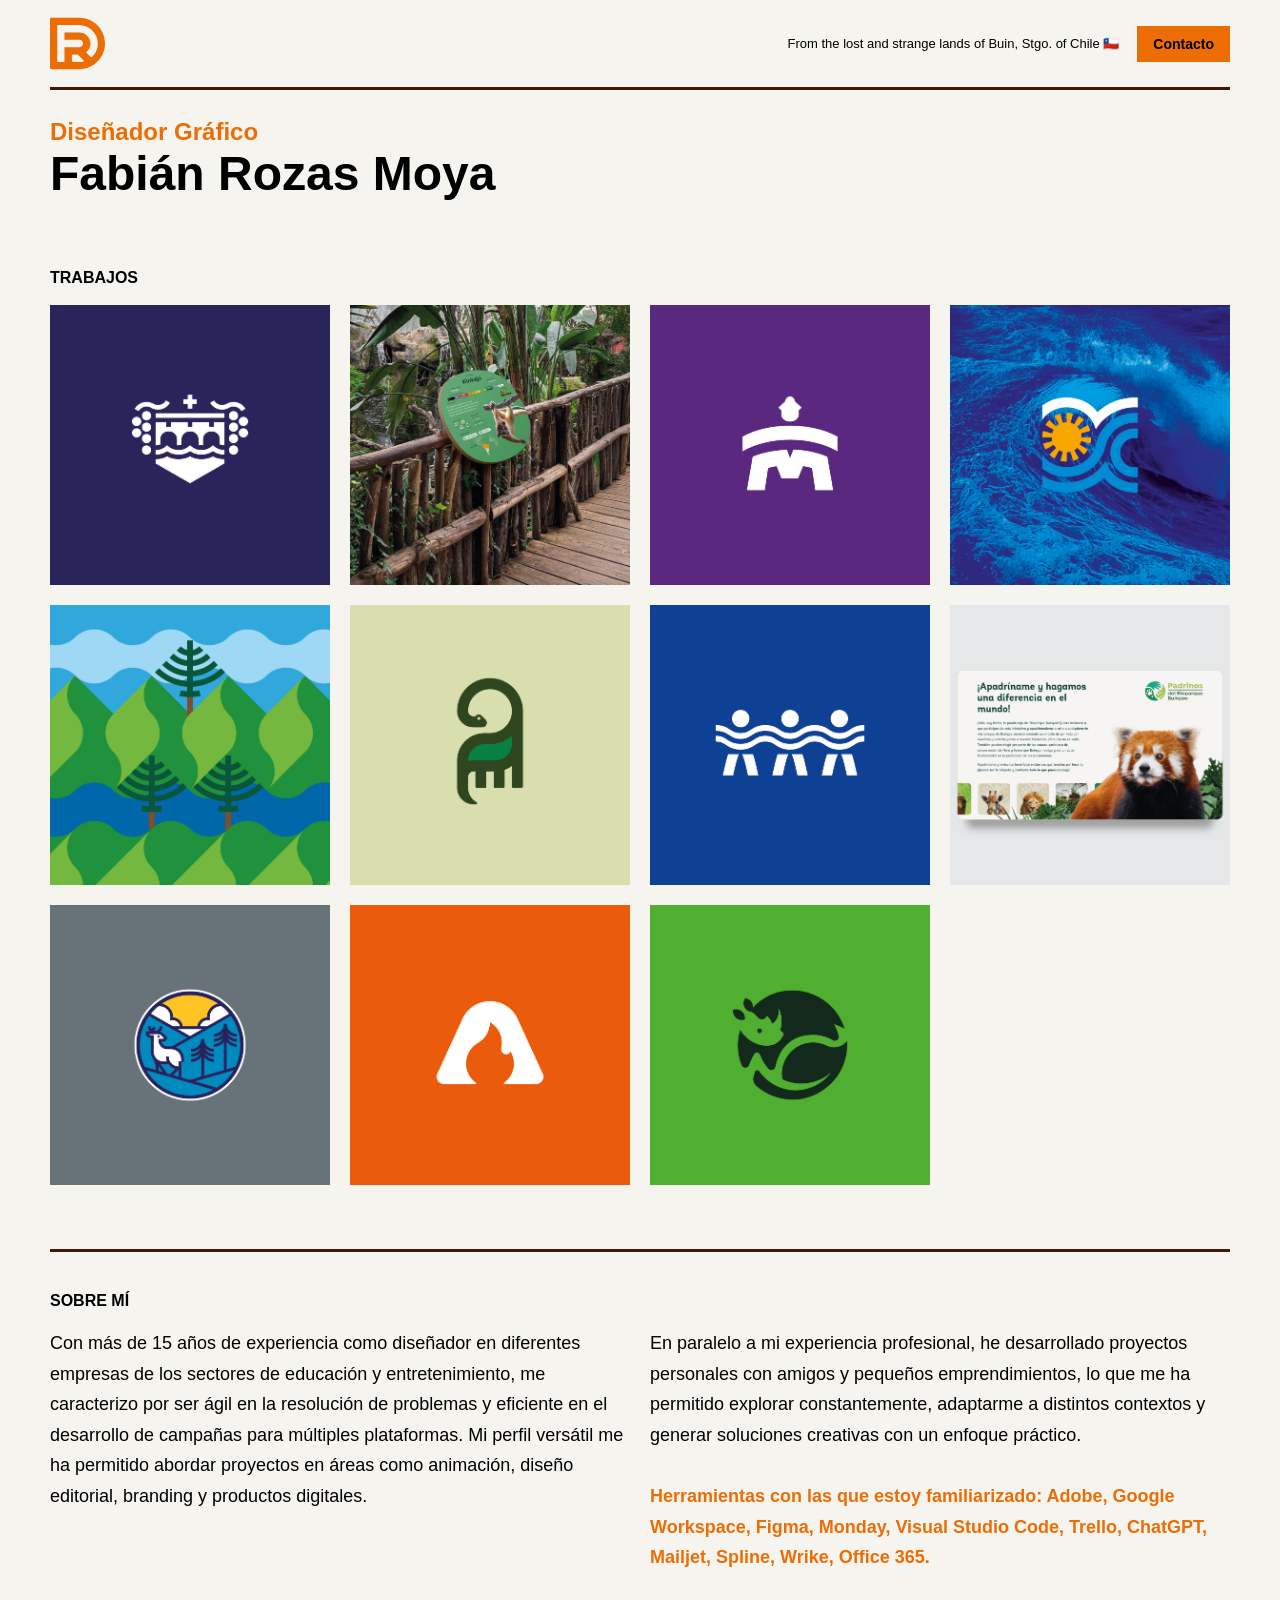
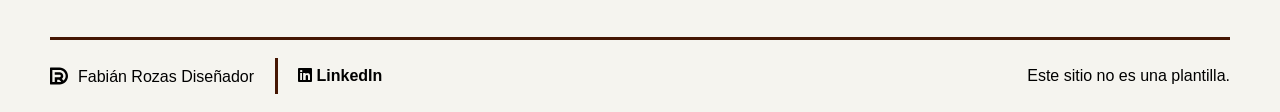
<file: index.html>
<html lang="es">
<head>
  <meta charset="UTF-8" />
  <meta name="viewport" content="width=device-width, initial-scale=1.0" />
  <title>Fabián Rozas - Diseñador</title>
<link rel="icon" type="fav.svg" href="img/fav.svg">
<link rel="stylesheet" href="https://cdnjs.cloudflare.com/ajax/libs/font-awesome/6.5.0/css/all.min.css">
  <link rel="stylesheet" href="style.css" />
</head>

<body class="body-container">
  <!-- HEADER -->
  <header class="header container">
    <div class="header-inner">
      <a href="index.html">
        <div class="logo">
  <svg xmlns="http://www.w3.org/2000/svg" viewBox="0 0 800 800" style="width:55px;">
    <defs>
      <style>.st0 { fill: currentColor; stroke: currentColor; stroke-miterlimit: 10; }</style>
    </defs>
    <path class="st0" d="M19.95,772.76h407.29c205.6,0,372.86-167.32,372.76-372.95-.1-204.92-171.06-372.57-375.98-372.57H19.95C8.93,27.24,0,36.17,0,47.19v705.62c0,11.02,8.93,19.95,19.95,19.95ZM491.47,661.31c-20.58,5.04-42.09,7.73-64.22,7.73h-102.04c-3.45,0-6.25-2.8-6.25-6.25v-95.12c0-3.45,2.8-6.25,6.25-6.25h77.17c1.66,0,3.25.66,4.42,1.83l87.57,87.57c3.43,3.43,1.82,9.33-2.89,10.49ZM103.73,137.21c0-3.45,2.8-6.24,6.25-6.24h314.29c148.17,0,272.2,121.22,272.01,269.38-.1,80.08-35.21,151.95-90.82,201.17-2.45,2.17-6.18,2.02-8.5-.3-13.01-13.01-53.32-53.32-67.42-67.42-2.6-2.6-2.38-6.85.46-9.19,36.74-30.32,59.85-76.57,58.73-128.19-1.9-86.85-76.81-157.85-163.69-157.85,0,0-213.69,0-213.69,0v107.61h214.69c30.16,0,55.58,24.68,55.01,54.84-.55,29.23-24.41,52.76-53.77,52.77,0,0-215.93,0-215.93,0v208.98c0,3.45-2.8,6.25-6.25,6.25h-95.12c-3.45,0-6.25-2.78-6.25-6.23V137.21Z"/>
  </svg>
</div>
      </a>
      <p class="location">From the lost and strange lands of <a href="https://maps.app.goo.gl/gacgxdvNMisrC7eH9">Buin</a>, Stgo. of Chile 🇨🇱</p>
      <a href="https://wa.me/qr/6H3SVH5NXEW7H1"><button class="btn">Contacto</button></a>
    </div>
  </header>

  <!-- HERO -->
    <section class="container">
    <div class="hero-left">
      <h2>Diseñador Gráfico</h2>
      <h1>Fabián Rozas Moya</h1>
    </div>
  </section>

  <!-- PROYECTOS -->
  <main class="container">
    <h4>Trabajos</h4>
    <section id="proyectos" class="grid"></section>
  </main>

    <!-- BIO -->
  <div class="container"><h4>Sobre mí</h4></div>
  <section class="bio container">
    <div class="bio-col">
      <p>
        Con más de 15 años de experiencia como diseñador en diferentes empresas de los sectores de educación y entretenimiento, me caracterizo por ser ágil en la resolución de problemas y eficiente en el desarrollo de campañas para múltiples plataformas. Mi perfil versátil me ha permitido abordar proyectos en áreas como animación, diseño editorial, branding y productos digitales.</p><br>
    </div>

    <div class="bio-col">
      <p>
       En paralelo a mi experiencia profesional, he desarrollado proyectos personales con amigos y pequeños emprendimientos, lo que me ha permitido explorar constantemente, adaptarme a distintos contextos y generar soluciones creativas con un enfoque práctico.</p>
      <p class="tools"><br>
        <strong>Herramientas con las que estoy familiarizado: Adobe, Google Workspace, Figma, Monday, Visual Studio Code, Trello, ChatGPT, Mailjet, Spline, Wrike, Office 365.</strong></p>
      </p>
    </div>
  </section>

    <!-- FOOTER -->
<footer class="footer container">
  <div class="footer-left">
    <div class="logo-footer"><img src="img/logo-frd.svg" alt="Logotipo FRD"></div>
    <span class="name">Fabián Rozas Diseñador</span>
  </div>

  <div class="divider"></div>

  <div class="footer-center"><strong>
  <a href="https://www.linkedin.com/in/fabianrozas/" target="_blank">
    <i class="fa-brands fa-linkedin"></i> LinkedIn</a></strong>
  </div>

  <div class="footer-right">
    <span>Este sitio no es una plantilla.</span>
  </div>
</footer>


  <!-- JS -->
  <script src="app.js"></script>
</body>
</html>
</file>
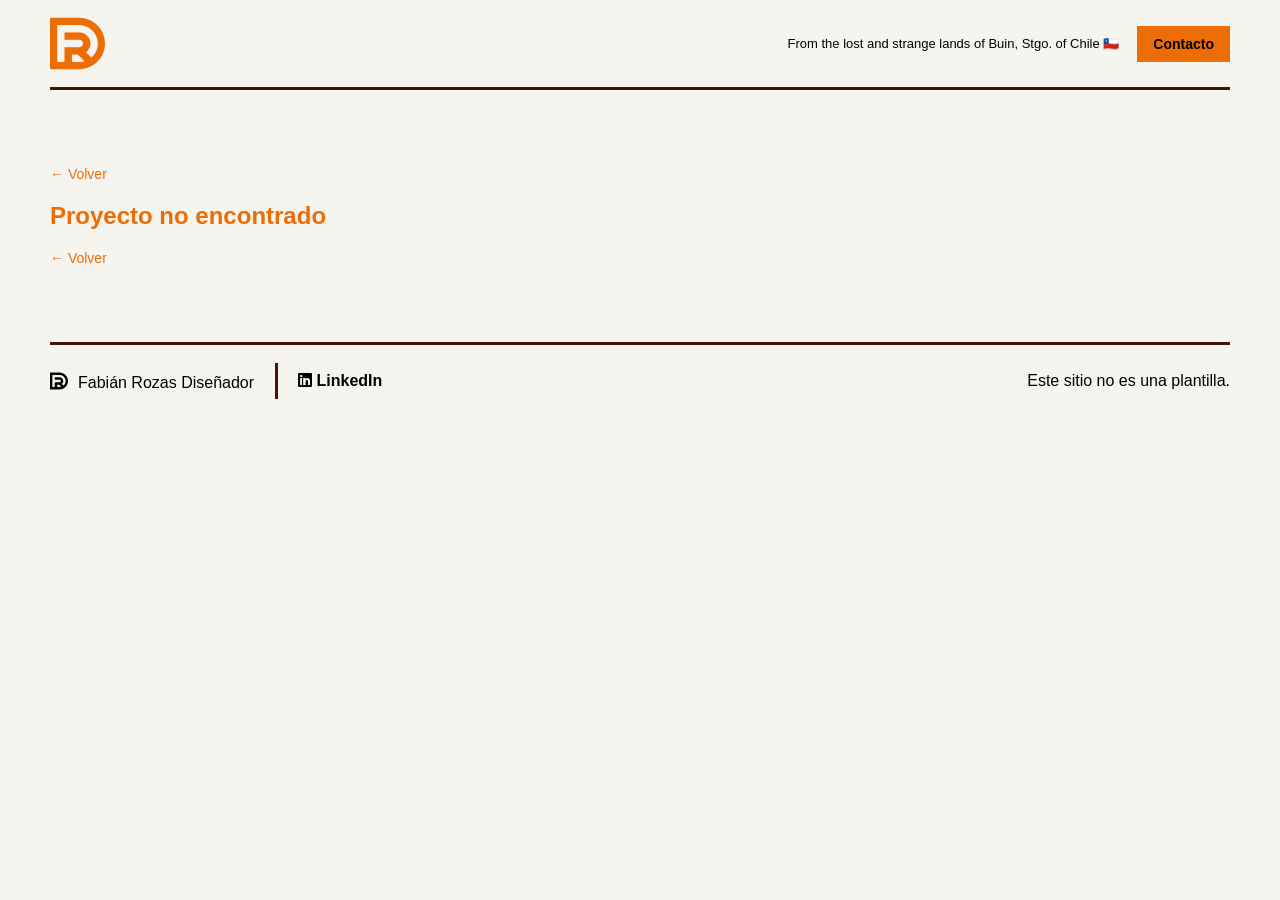
<file: proyecto.html>
<html lang="es">
<head>
  <meta charset="UTF-8" />
  <meta name="viewport" content="width=device-width, initial-scale=1.0" />
  <title>Fabián Rozas - Diseñador</title>
<link rel="icon" type="fav.svg" href="img/fav.svg">
<link rel="stylesheet" href="https://cdnjs.cloudflare.com/ajax/libs/font-awesome/6.5.0/css/all.min.css">
  <link rel="stylesheet" href="style.css" />
</head>

<body class="body-container">
  <!-- HEADER -->
 <header class="header container">
    <div class="header-inner">
      <a href="index.html">
        <div class="logo">
  <svg xmlns="http://www.w3.org/2000/svg" viewBox="0 0 800 800" style="width:55px;">
    <defs>
      <style>.st0 { fill: currentColor; stroke: currentColor; stroke-miterlimit: 10; }</style>
    </defs>
    <path class="st0" d="M19.95,772.76h407.29c205.6,0,372.86-167.32,372.76-372.95-.1-204.92-171.06-372.57-375.98-372.57H19.95C8.93,27.24,0,36.17,0,47.19v705.62c0,11.02,8.93,19.95,19.95,19.95ZM491.47,661.31c-20.58,5.04-42.09,7.73-64.22,7.73h-102.04c-3.45,0-6.25-2.8-6.25-6.25v-95.12c0-3.45,2.8-6.25,6.25-6.25h77.17c1.66,0,3.25.66,4.42,1.83l87.57,87.57c3.43,3.43,1.82,9.33-2.89,10.49ZM103.73,137.21c0-3.45,2.8-6.24,6.25-6.24h314.29c148.17,0,272.2,121.22,272.01,269.38-.1,80.08-35.21,151.95-90.82,201.17-2.45,2.17-6.18,2.02-8.5-.3-13.01-13.01-53.32-53.32-67.42-67.42-2.6-2.6-2.38-6.85.46-9.19,36.74-30.32,59.85-76.57,58.73-128.19-1.9-86.85-76.81-157.85-163.69-157.85,0,0-213.69,0-213.69,0v107.61h214.69c30.16,0,55.58,24.68,55.01,54.84-.55,29.23-24.41,52.76-53.77,52.77,0,0-215.93,0-215.93,0v208.98c0,3.45-2.8,6.25-6.25,6.25h-95.12c-3.45,0-6.25-2.78-6.25-6.23V137.21Z"/>
  </svg>
</div>
      </a>
      <p class="location">From the lost and strange lands of Buin, Stgo. of Chile 🇨🇱</p>
      <a href="https://wa.me/qr/6H3SVH5NXEW7H1"><button class="btn">Contacto</button></a>
    </div>
  </header>

<!-- DETALLE PROYETCO -->
  <section class="hero container">
    <div class="hero-left">
      <a href="index.html" class="back-btn">← Volver</a>
     <main id="detalle"></main>
     <a href="index.html" class="back-btn">← Volver</a>
    </div>
  </section>
 
  </div>

  <script src="detalle.js"></script>
  
<!-- FOOTER -->
<footer class="footer container">
  <div class="footer-left">
    <div class="logo-footer"><img src="img/logo-frd.svg" alt="Logotipo FRD"></div>
    <span class="name">Fabián Rozas Diseñador</span>
  </div>

  <div class="divider"></div>

  <div class="footer-center"><strong>
  <a href="https://www.linkedin.com/in/fabianrozas/" target="_blank">
    <i class="fa-brands fa-linkedin"></i> LinkedIn</a></strong>
  </div>

  <div class="footer-right">
    <span>Este sitio no es una plantilla.</span>
  </div>
</footer>

  <!-- JS -->
  <script src="app.js"></script>
</body>
</html>
</file>
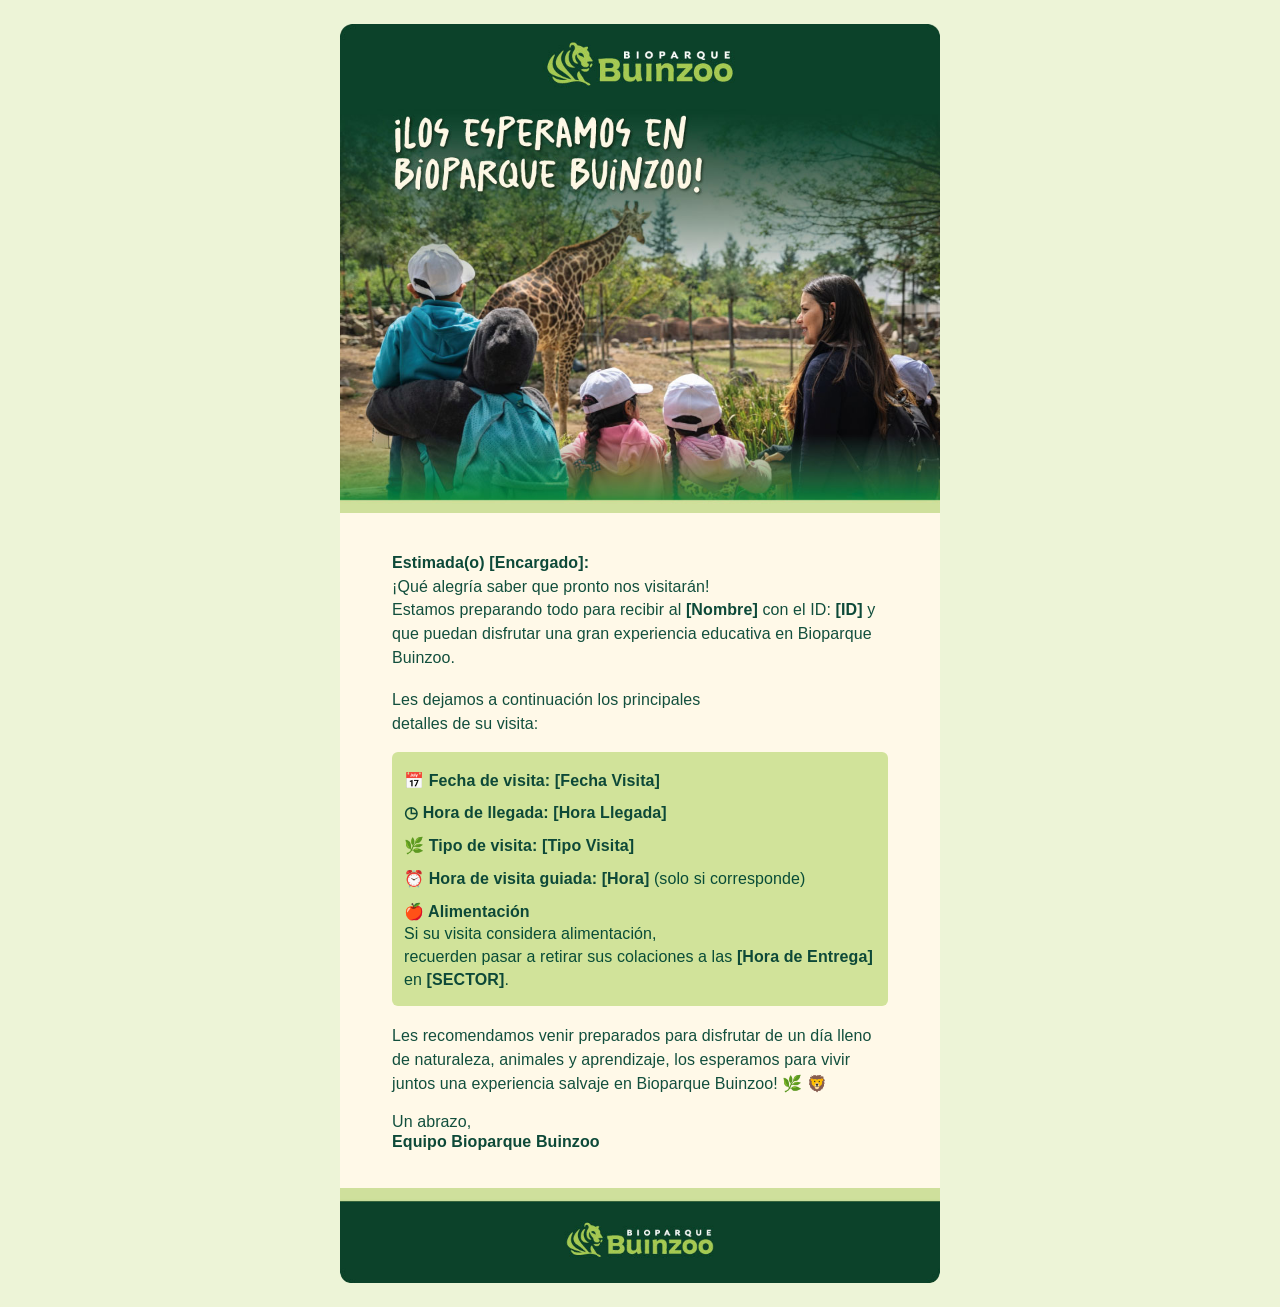
<file: mail_educacion/mailing_educacion.html>
<!DOCTYPE html>
<html lang="es" xmlns="http://www.w3.org/1999/xhtml">
<head>
  <meta http-equiv="Content-Type" content="text/html; charset=UTF-8">
  <meta name="viewport" content="width=device-width, initial-scale=1.0">
  <meta http-equiv="X-UA-Compatible" content="IE=edge">
  <meta name="x-apple-disable-message-reformatting">
  <meta name="format-detection" content="telephone=no, date=no, address=no, email=no, url=no">
  <title>Confirmación de visita · Bioparque Buinzoo</title>

  <!--[if mso]>
  <style type="text/css">
    table, td, div, p, a, span { font-family: Arial, Helvetica, sans-serif !important; }
  </style>
  <![endif]-->

  <style>
    html, body {
      margin: 0 !important;
      padding: 0 !important;
      width: 100% !important;
      min-width: 100% !important;
      background-color: #edf4d7;
    }

    body {
      -webkit-text-size-adjust: 100%;
      -ms-text-size-adjust: 100%;
      font-family: Arial, Helvetica, sans-serif;
    }

    table {
      border-spacing: 0;
      border-collapse: collapse;
      mso-table-lspace: 0pt;
      mso-table-rspace: 0pt;
    }

    td {
      padding: 0;
      border-collapse: collapse;
      mso-line-height-rule: exactly;
    }

    img {
      border: 0;
      outline: none;
      text-decoration: none;
      -ms-interpolation-mode: bicubic;
      display: block;
      height: auto;
      line-height: 100%;
    }

    a {
      text-decoration: none;
    }

    p {
      margin: 0;
    }

    .email-wrapper {
      width: 100%;
      background-color: #edf4d7;
    }

    .email-container {
      width: 600px;
      max-width: 600px;
    }

    .hero {
      height: 489px;
      border-radius: 10px 10px 0 0;
    }

    .content {
      background-color: #fff9e8;
      padding: 38px 52px 36px 52px;
    }

    .content-text {
      color: #124f3d;
      font-size: 16px;
      line-height: 1.48;
      letter-spacing: 0.1px;
    }

    .content-text strong {
      color: #0d4938;
      font-weight: 700;
    }

    .intro {
      margin-bottom: 19px;
    }

    .details {
      width: 100%;
      background-color: #d1e39a;
      border-radius: 6px;
      margin: 16px 0 18px 0;
    }

    .details td {
      padding: 18px 12px 15px 12px;
    }

    .detail {
      color: #084c37;
      font-size: 16px;
      line-height: 1.42;
      margin-bottom: 10px;
    }

    .detail:last-child {
      margin-bottom: 0;
    }

    .detail-title {
      font-weight: 700;
    }

    .closing {
      margin-top: 18px;
    }

    .signature {
      margin-top: 17px;
      line-height: 1.25;
    }

    .footer {
      height: 95px;
      border-radius: 0 0 10px 10px;
    }

    /* Mobile */
    @media screen and (max-width: 620px) {
      .email-container {
        width: 100% !important;
        max-width: 100% !important;
      }

      .content {
        padding: 30px 24px 32px 24px !important;
      }

      .hero {
        height: 300px !important;
      }

      .footer {
        height: 70px !important;
      }

      .content-text,
      .detail {
        font-size: 16px !important;
        line-height: 1.48 !important;
      }
    }

    @media screen and (max-width: 420px) {
      .content {
        padding: 26px 20px 28px 20px !important;
      }

      .hero {
        height: 230px !important;
      }

      .footer {
        height: 60px !important;
      }

      .details td {
        padding: 16px 11px 14px 11px !important;
      }
    }
  </style>
</head>

<body>
  <div style="display:none;max-height:0;overflow:hidden;opacity:0;color:transparent;mso-hide:all;">
    Información y detalles de su próxima visita a Bioparque Buinzoo.
  </div>

  <table role="presentation" width="100%" cellpadding="0" cellspacing="0" border="0" class="email-wrapper">
    <tr>
      <td align="center" style="padding: 24px 10px;">

        <!--[if mso]>
        <table role="presentation" width="600" cellpadding="0" cellspacing="0" border="0">
          <tr><td>
        <![endif]-->

        <table role="presentation" cellpadding="0" cellspacing="0" border="0"
               width="600" class="email-container"
               style="width:600px;max-width:600px;border-radius:10px;overflow:hidden;">

        
          <tr>
            <td class="hero" style>
              <img src="header.jpg"
                   width="600"
                   alt=""
                   style="width:600px;height:489px;object-fit:cover;display:block;">
            </td>
          </tr>

          <tr>
            <td class="content"
                style="background-color:#fff9e8;padding:38px 52px 36px 52px;">

              <div class="content-text"
                   style="font-family:Arial,Helvetica,sans-serif;color:#124f3d;font-size:16px;line-height:1.48;">

                <p class="intro" style="margin:0 0 19px 0;">
                  <strong>Estimada(o) [Encargado]:</strong><br>
                  ¡Qué alegría saber que pronto nos visitarán!<br>
                  Estamos preparando todo para recibir al
                  <strong>[Nombre]</strong> con el ID:
                  <strong>[ID]</strong> y que puedan disfrutar
                  una gran experiencia educativa en Bioparque
                  Buinzoo.
                </p>

                <p style="margin:0;">
                  Les dejamos a continuación los principales<br>
                  detalles de su visita:
                </p>

                <table role="presentation" width="100%" cellpadding="0" cellspacing="0" border="0"
                       class="details"
                       style="width:100%;background-color:#d1e39a;border-radius:6px;margin:16px 0 18px 0;">
                  <tr>
                    <td style="padding:18px 12px 15px 12px;">

                      <div class="detail"
                           style="font-family:Arial,Helvetica,sans-serif;color:#084c37;font-size:16px;line-height:1.42;margin-bottom:10px;">
                        <strong>📅 Fecha de visita: [Fecha Visita]</strong>
                      </div>

                      <div class="detail"
                           style="font-family:Arial,Helvetica,sans-serif;color:#084c37;font-size:16px;line-height:1.42;margin-bottom:10px;">
                        <strong>◷ Hora de llegada: [Hora Llegada]</strong>
                      </div>

                      <div class="detail"
                           style="font-family:Arial,Helvetica,sans-serif;color:#084c37;font-size:16px;line-height:1.42;margin-bottom:10px;">
                        <strong>🌿 Tipo de visita: [Tipo Visita]</strong>
                      </div>

                      <div class="detail"
                           style="font-family:Arial,Helvetica,sans-serif;color:#084c37;font-size:16px;line-height:1.42;margin-bottom:10px;">
                        <strong>⏰ Hora de visita guiada: [Hora]</strong>
                        <span> (solo si corresponde)</span>
                      </div>

                      <div class="detail"
                           style="font-family:Arial,Helvetica,sans-serif;color:#084c37;font-size:16px;line-height:1.42;margin-bottom:0;">
                        <strong>🍎 Alimentación</strong><br>
                        Si su visita considera alimentación,<br>
                        recuerden pasar a retirar sus colaciones a
                        las <strong>[Hora de Entrega]</strong> en
                        <strong>[SECTOR]</strong>.
                      </div>

                    </td>
                  </tr>
                </table>

                <p class="closing"
                   style="margin:18px 0 0 0;">
                  Les recomendamos venir preparados para
                  disfrutar de un día lleno de naturaleza,
                  animales y aprendizaje, los esperamos para
                  vivir juntos una experiencia salvaje en
                  Bioparque Buinzoo! 🌿 🦁
                </p>

                <p class="signature"
                   style="margin:17px 0 0 0;">
                  Un abrazo,<br>
                  <strong>Equipo Bioparque Buinzoo</strong>
                </p>

              </div>
            </td>
          </tr>

          <tr>
            <td class="footer"
                style=>
            
              <img src="footer.jpg"
                   width="600"
                   alt=""
                   style="width:600px;height:95px;object-fit:cover;display:block;">

            </td>
          </tr>

        </table>

        <!--[if mso]>
          </td></tr>
        </table>
        <![endif]-->

      </td>
    </tr>
  </table>
</body>
</html>
</file>
<file: style.css>
:root {
  --bg: #F5F4EF;
  --accent: #ed6d05;
  --text: #000;
  --muted: #fdde8a; 
  --line: 3px solid #451603;
  --padding-box: 0px 0px 64px 0px;
  
}

* {
    margin: 0;
    padding: 0;
    box-sizing: border-box;
    text-decoration: none;
}

a {
  color:var(--text);
}

h4 {
  padding: 40px 0 18px 0;
  text-transform: uppercase;
}

body {
  font-family: "Helvetica Neue", Helvetica, Arial, sans-serif;
  background-color:var(--bg);
}

.body-container {
  padding: 0 50px;
}

.header {
  padding: 16px 0;
  border-bottom: var(--line);
}

.logo svg {
  color:var(--accent);
}

.header-inner {
  display: grid;
  grid-template-columns: auto 1fr auto;
  align-items: center;
  align-content: center;
}

.location {
  text-align: right;
  padding: 0 18;
  font-size: 13px;
  color: var(--text);
}

.container {
 max-width: 1240px;
 margin: auto;
 
}

img {
  max-width: 100%;
  height: auto;
}

.hero {
  display: grid;
  grid-template-columns: 1fr auto;
  align-items: center;
  padding: 28px 0 28px;
  align-items: end;
}

.hero-left {
  align-items: center;
  padding: 28px 0 28px;
  align-items: end;
}

.hero-left h1 {
  color:var(--text);
  font-size: 3rem;
  margin: 0;
}

.hero-left h2 {
  color:var(--accent);
  
}

.hero p {
  margin-bottom: 16px;
  font-size: 18px;
  line-height: 1.7;
  font-weight: 500;
  color: var(--text);
}

.btn {
  color: black;
  background: var(--accent);
  border: none;
  padding: 10px 16px;
  font-weight: 900;
  font-size: 14px;
  cursor: pointer;
  align-self: flex-start;
}
  
.grid {
  display: grid;
  grid-template-columns: repeat(auto-fit, minmax(280px, 1fr));
  gap: 20px;
  padding: var(--padding-box);
  border-bottom: var(--line);
}

.card {
  overflow: hidden;
  cursor: pointer;
  transition: 0.3s ease;
  position: relative;
}

.card-img-wrapper {
  position: relative;
  overflow: hidden;
  aspect-ratio: 1 / 1;
}

.card img {
  width: 100%;
  height: 100%;
  display: block;
  object-fit: cover;
  transition: transform 0.4s ease;
}

.card-overlay {
  position: absolute;
  inset: 0;
  background-color: var(--accent);
  display: flex;
  flex-direction: column;
  justify-content: flex-end;
  padding: 24px 20px;
  opacity: 0;
  transition: opacity 0.35s ease;
}

.card-overlay h3 {
  color: var(--text);
  font-size: 1.2rem;
  margin: 0 0 6px;
  line-height: 1.2;
}

.card-overlay p {
  color: var(--text);
  font-size: 13px;
  margin: 0;
  font-weight: 500;
  text-transform: uppercase;
  letter-spacing: 0.05em;
  display: -webkit-box;
  -webkit-line-clamp: 2;
  -webkit-box-orient: vertical;
  overflow: hidden;
}

.card:hover .card-overlay {
  opacity: 1;
}

.card:hover .card img {
  transform: scale(1.04);
}

.card-title {
  padding: 14px 0 18px;
  font-size: 1rem;
}

.galeria {
  display: grid;
  justify-items: center;
  grid-template-columns: 1fr;
  gap: 20px;
  padding: 20px 0;
}

/* Wrapper para imagen principal en proyecto */
.img-scroll-wrapper {
  width: 100%;
  overflow: hidden;
}

.img-scroll-wrapper img {
  width: 100%;
  height: auto;
  display: block;
}

/* BIO */
.bio {
  display: grid;
  grid-template-columns: 1fr 1fr;
  gap: 20px;
  padding: var(--padding-box);
}

.bio p {
  font-size: 18px;
  line-height: 1.7;
  font-weight: 500;
  color: var(--text);
}

.bio strong {
  color: var(--accent);
}

/* FOOTER */
.footer {
  border-top: var(--line);
  color: var(--text);
  display: flex;
  align-items: center;
  justify-content: space-between;
  padding: 18px 0;
  font-size: 16px;
  font-weight: 500;
}

/* LEFT */
.footer-left {
  display: flex;
  align-items: flex-end;
  gap: 10px;
}

.logo-footer {
  width: 18px;
  height: 21px;
  display: flex;
  align-items: center;
  justify-content: center;
  font-weight: bold;
}

/* DIVIDER */
.divider {
  width: 4px;
  height: 36px;
  border-right: var(--line);
  margin: 0 20px;
}

/* CENTER */
.footer-center {
  display: flex;
  align-items: center;
}

/* RIGHT */
.footer-right {
  margin-left: auto;
  text-align: right;
}

.back-btn {
  display: inline-block;
  margin: 20px 0;
  text-decoration: none;
  color: var(--accent);
  font-size: 14px;
}

.back-btn {
  display: inline-block;
  margin: 20px 0;
  text-decoration: none;
  color: var(--accent);
  font-size: 14px;
}


/* ----------------------------- TABLET -----------------------------*/

@media (max-width: 1024px) {

  .body-container {
    padding: 0 15px;
  }
  .bio {
    grid-template-columns: 1fr;
  }

  .hero h1 {
    font-size: 3rem;
    margin: 0;
    padding: 18px 0px;
  }

    .hero h2 {
    margin: 0;
    padding: 0 0 18px;
  }

}

/* ----------------------------- MOBILE ----------------------------- */
@media (max-width: 640px) {

 .location {
    display: none;
  }
  
 .name {
  display: none;
  }

.hero-left {
  text-align: center;
  align-items: center;
  padding: 28px 0 28px;
  align-items: end;
}

.hero-left h1 {
  color: var(--text);
  font-size: 38px;
  line-height: 1;
  margin: 0 0 8px;
}
  
  .header-inner {
    display: flex;
    grid-template-columns: 1fr 1fr;
    text-align: center;
    height: auto;
    justify-content: space-between;
  }

  .hero {
    grid-template-columns: 1fr;
    gap: 20px;
    text-align: center;
  }

  .avatar {
    margin: 0 auto;
  }

  .hero p {
    text-align: left;
}

  .hero h1 {
    font-size: 32px;
    text-align: left;
  }

  .hero h2 {
    font-size: 18px;
  }

  .works {
    grid-template-columns: 1fr;
  }

  /* ----- Imágenes proyecto en mobile: scroll horizontal ----- */

  /* Imagen principal del proyecto */
  .img-scroll-wrapper {
    overflow-x: auto;
    overflow-y: hidden;
    -webkit-overflow-scrolling: touch;
    scroll-snap-type: x mandatory;
    height: 85vw;
    border-radius: 4px;
  }

  .img-scroll-wrapper img {
    width: auto;
    height: 100%;
    max-width: none;
    display: block;
    scroll-snap-align: start;
  }

  /* Galería de imágenes */
  .galeria {
    gap: 12px;
    padding: 12px 0;
  }

  .galeria-item {
    width: 100%;
    overflow-x: auto;
    overflow-y: hidden;
    -webkit-overflow-scrolling: touch;
    scroll-snap-type: x mandatory;
    height: 85vw;
    border-radius: 4px;
  }

  .galeria-item img {
    width: auto;
    height: 100%;
    max-width: none;
    display: block;
    scroll-snap-align: start;
  }

}
</file>
